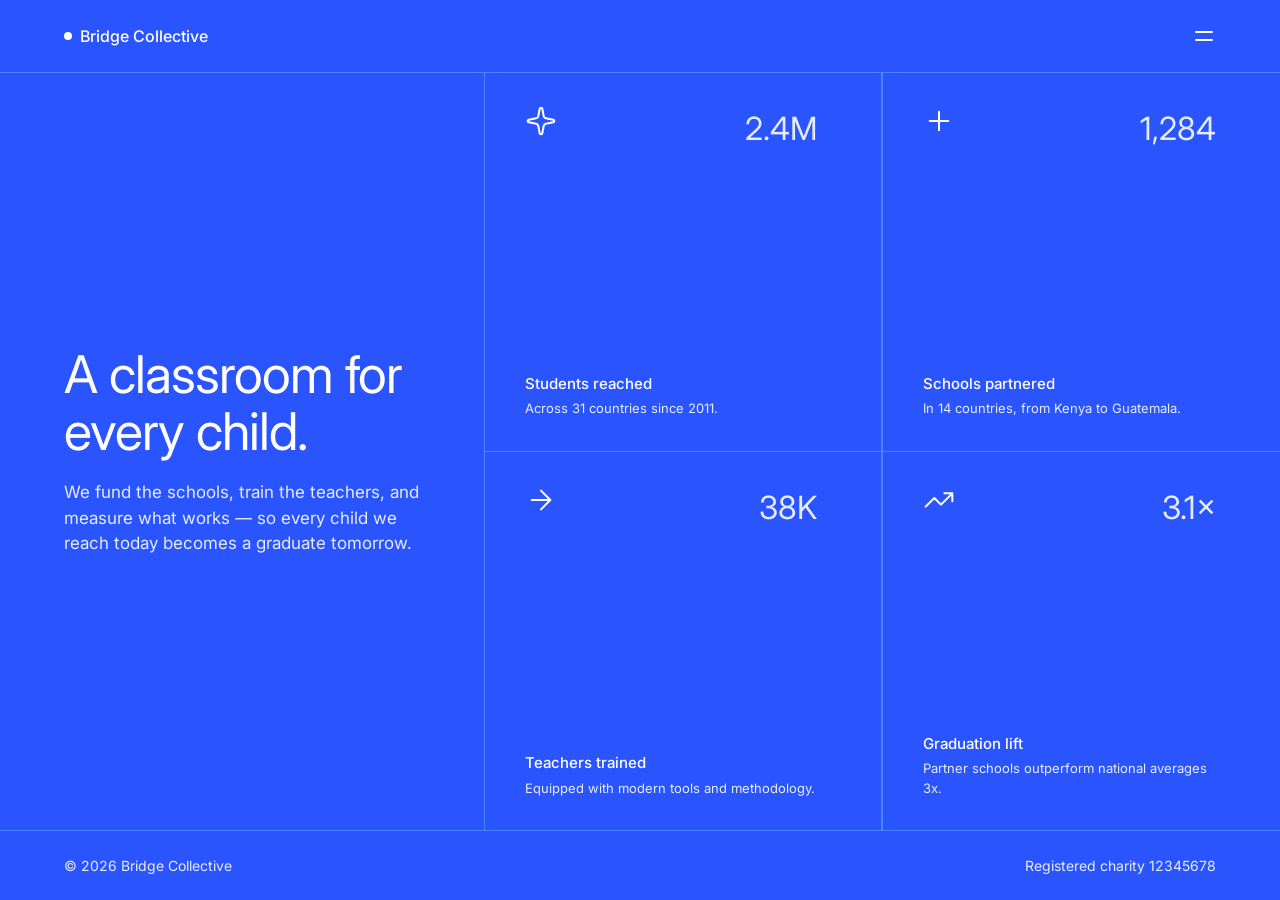
<file: grid-landing-page/index.html>
<!DOCTYPE html>
<html lang="en">
<head>
  <meta charset="UTF-8">
  <meta name="viewport" content="width=device-width, initial-scale=1.0"> <!-- displays site properly based on user's device -->

  <link rel="icon" type="image/png" sizes="32x32" href="./assets/images/favicon-32x32.png">

  <link rel="preconnect" href="https://fonts.googleapis.com">
  <link rel="preconnect" href="https://fonts.gstatic.com" crossorigin>
  <link href="https://fonts.googleapis.com/css2?family=Inter:wght@400;500&display=swap" rel="stylesheet">

  <link rel="stylesheet" href="style.css">

  <title>Frontend Mentor | Grid landing page</title>
</head>
<body>
  <header>
    <a href="#" class="logo">Bridge Collective</a>

    <button type="button" class="menu-btn" aria-expanded="false">
      <img src="./assets/images/icon-menu.svg" alt="Open menu">
    </button>

    <nav> 
      <ul>
        <li><a href="#">About</a></li>
        <li><a href="#">Our Work</a></li>
        <li><a href="#">Partners</a></li>
        <li><a href="#">Annual Report</a></li>
        <li><a href="#">Donate</a></li>
      </ul>
    </nav>
  </header>

  <div class="overlay"> </div>

  <main>
    <section class="hero">
      <h1>A classroom for every child.</h1>
      <p>We fund the schools, train the teachers, and measure what works — so every child we reach today becomes a graduate tomorrow.</p>
    </section>

    <section class="stats">
      <ul class="stats-grid"> 
        <li>
          <img src="./assets/images/icon-sparkle.svg" alt="">
          <p class="stat-number">2.4M</p>
          <h2>Students reached</h2>
          <p>Across 31 countries since 2011.</p>
        </li>

        <li>
          <img src="./assets/images/icon-plus.svg" alt="">
          <p class="stat-number">1,284</p>
          <h2>Schools partnered</h2>
          <p>In 14 countries, from Kenya to Guatemala.</p>
        </li>

        <li>
          <img src="./assets/images/icon-arrow-right.svg" alt="">
          <p class="stat-number">38K</p>
          <h2>Teachers trained</h2>
          <p>Equipped with modern tools and methodology.</p>
        </li>

        <li>
          <img src="./assets/images/icon-trending-up.svg" alt="">
          <p class="stat-number">3.1×</p>
          <h2>Graduation lift</h2>
          <p>Partner schools outperform national averages 3x.</p>
        </li>
      </ul>
    </section>
  </main>

  <footer>
    <p>© 2026 Bridge Collective</p>
    <p>Registered charity 12345678</p>
  </footer>

  <script src="script.js"></script>
  
</body>
</html>
</file>
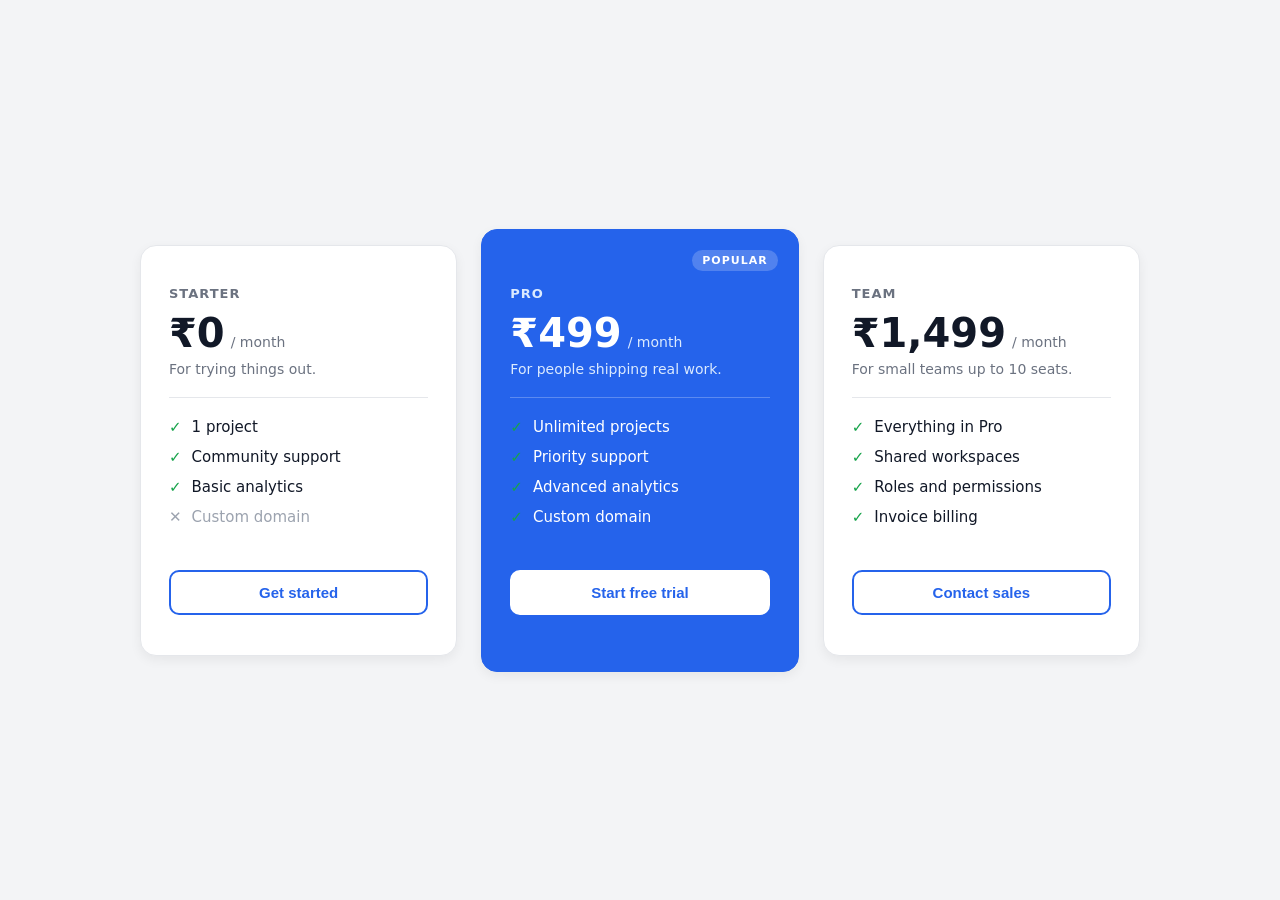
<file: pricing-table/index.html>
<!DOCTYPE html>
<html lang="en">
<head>
    <meta charset="UTF-8">
    <meta name="viewport" content="width=device-width, initial-scale=1.0">
    <link rel="stylesheet" href="style.css" />
    <title>Pricing Table</title>
</head>
<body>
    <main class="pricing-container">
    
    <article class="card">
      <p class="plan-name">STARTER</p>
      <div class="price-box">
        <span class="price">₹0</span>
        <span class="period">/ month</span>
      </div>
      <p class="description">For trying things out.</p>
      <hr class="divider" />
      <ul class="features">
        <li>1 project</li>
        <li>Community support</li>
        <li>Basic analytics</li>
        <li class="disabled">Custom domain</li>
      </ul>
      <button class="btn">Get started</button>
    </article>


    <article class="card card-popular">
      <span class="badge">POPULAR</span>
      <p class="plan-name">PRO</p>
      <div class="price-box">
        <span class="price">₹499</span>
        <span class="period">/ month</span>
      </div>
      <p class="description">For people shipping real work.</p>
      <hr class="divider" />
      <ul class="features">
        <li>Unlimited projects</li>
        <li>Priority support</li>
        <li>Advanced analytics</li>
        <li>Custom domain</li>
      </ul>
      <button class="btn">Start free trial</button>
    </article>


    <article class="card">
      <p class="plan-name">TEAM</p>
      <div class="price-box">
        <span class="price">₹1,499</span>
        <span class="period">/ month</span>
      </div>
      <p class="description">For small teams up to 10 seats.</p>
      <hr class="divider" />
      <ul class="features">
        <li>Everything in Pro</li>
        <li>Shared workspaces</li>
        <li>Roles and permissions</li>
        <li>Invoice billing</li>
      </ul>
      <button class="btn">Contact sales</button>
    </article>

  </main>
    
</body>
</html>
</file>
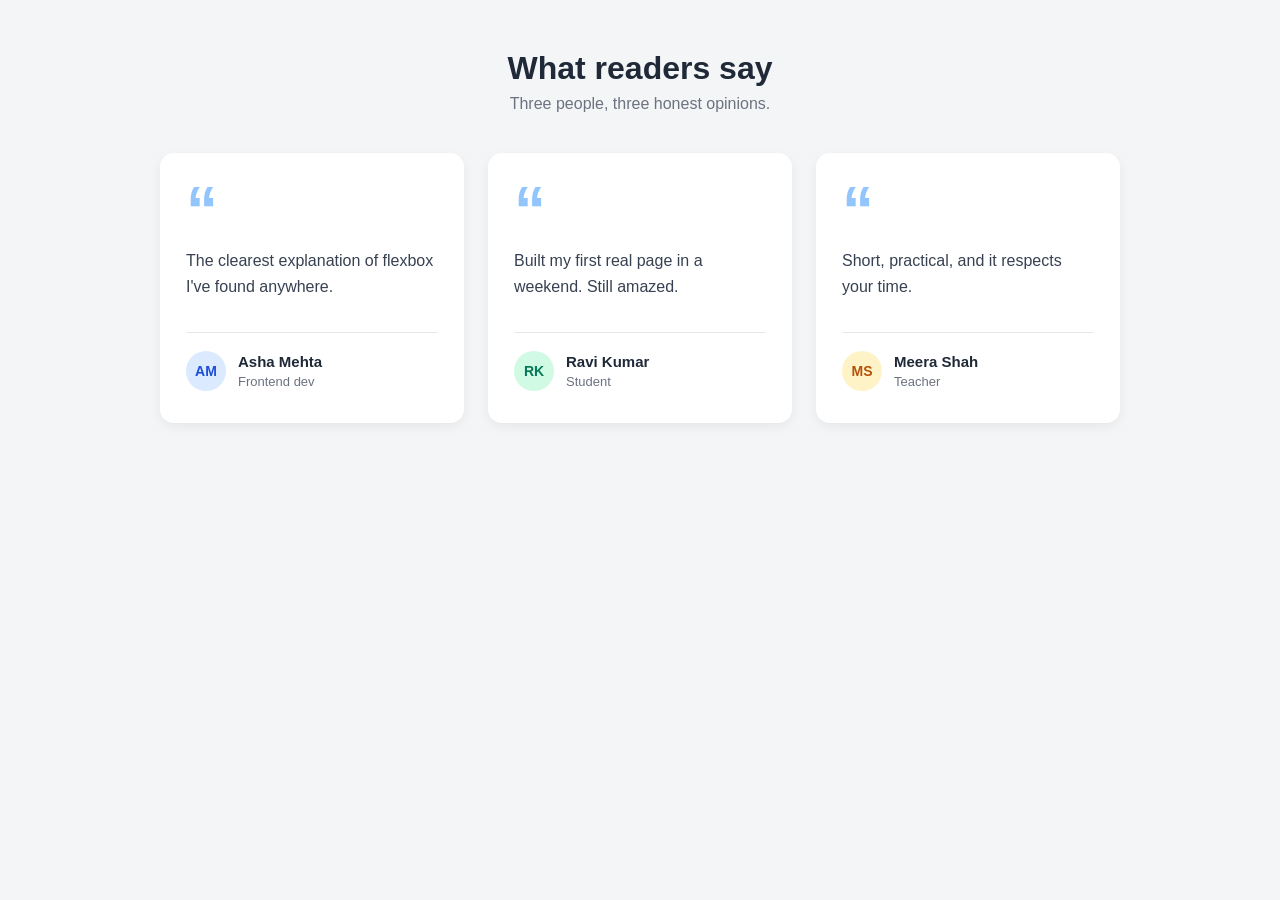
<file: testimonials/index.html>
<!DOCTYPE html>
<html lang="en">
<head>
  <meta charset="UTF-8">
  <meta name="viewport" content="width=device-width, initial-scale=1.0">
  <title>Testimonials</title>
  <link rel="stylesheet" href="style.css">
</head>
<body>

  <section class="container">
    <div class="header">
      <h1>What readers say</h1>
      <p>Three people, three honest opinions.</p>
    </div>

    <div class="grid">
      <div class="card">
        <p class="quote">The clearest explanation of flexbox I've found anywhere.</p>
        <div class="author">
          <div class="avatar blue">AM</div>
          <div class="info">
            <h3>Asha Mehta</h3>
            <span>Frontend dev</span>
          </div>
        </div>
      </div>

      <div class="card">
        <p class="quote">Built my first real page in a weekend. Still amazed.</p>
        <div class="author">
          <div class="avatar green">RK</div>
          <div class="info">
            <h3>Ravi Kumar</h3>
            <span>Student</span>
          </div>
        </div>
      </div>

      <div class="card">
        <p class="quote">Short, practical, and it respects your time.</p>
        <div class="author">
          <div class="avatar yellow">MS</div>
          <div class="info">
            <h3>Meera Shah</h3>
            <span>Teacher</span>
          </div>
        </div>
      </div>
    </div>
  </section>

</body>
</html>
</file>
<file: grid-landing-page/style.css>
*{
    box-sizing: border-box;
    margin: 0;
    padding: 0;
}

body{
    background-color:  hsl(228, 99%, 58%);
    color: hsl(0, 0%, 100%);
    font-family: 'Inter', sans-serif;
    font-weight: 400;
    font-size: 17px;
    line-height: 1.5;
    padding: 0;
}

img{
    display: block;
    max-width: 100%;
}

a{
    color:inherit;
    text-decoration: none;
}

ul{
    list-style: none;
}

header {
  display: flex;
  justify-content: space-between;
  align-items: center;
  padding: 1.5rem;
  border-bottom: 1px solid hsl(220, 100%, 64%);
  margin-bottom: 2.5rem;
  position: relative;
  z-index: 25;
  background-color: hsl(228, 99%, 58%);
}

.overlay {
  display: none;
  position: fixed;
  inset: 0; 
  background-color: hsla(0, 0%, 0%, 0.25); 
  z-index: 15; 
}

.overlay.is-open {
  display: block;
}

.menu-btn {
  background-color: transparent;
  border: none;
  cursor: pointer;
  position: relative;
  z-index: 30; 
}

nav.is-open {
  display: block;
  position: absolute;
  top: 100%;
  left: 0;
  width: 100%;
  background-color: hsl(228, 99%, 58%);
  border-bottom: 1px solid hsl(220, 100%, 64%);
  padding: 2.5rem 1.5rem 3rem;
  z-index: 20;
}

nav.is-open ul {
  display: flex;
  flex-direction: column;
  align-items: center; 
  gap: 1.25rem;
}

nav a {
  font-size: 1.125rem;
  font-weight: 400;
  padding-bottom: 2px;
  border-bottom: 1px solid transparent;
  transition: border-color 0.2s ease;
}

nav a:hover {
  border-bottom-color: hsl(0, 0%, 100%); 
}

.logo{
    font-weight: 500;
    font-size: 1rem;
    display: flex;
    align-items: center;
    gap: 0.5rem;
}

.logo::before{
    content: "";
    width: 8px;
    height: 8px;
    background-color: hsl(0, 0%, 100%);
    border-radius: 50%;
}

nav{
    display: none;
}

.hero{
    padding: 0 1.5rem;
    margin-bottom: 3rem;
}

.hero h1{
    font-size: 2.5rem;
    font-weight: 400;
    line-height: 1.1;
    letter-spacing: -0.02em;
    margin-bottom: 1.25rem;
}

.hero p{
    color:hsl(224, 100%, 95%) ;
    max-width: 34ch;
}

.stats-grid{
    display: grid;
    grid-template-columns: 1fr;
}

.stats-grid li{
    border-top: 1px solid hsl(220, 100%, 64%);
    padding: 1.5rem;
    display: grid;
    grid-template-columns: 1fr auto;
    row-gap: 0.25rem;
    align-items: center;
}

.stats-grid li p:first-of-type{
    font-size: 2rem;
    font-weight: 400;
    justify-self: end;
}

.stats-grid li h2,
.stats-grid li p:last-of-type{
    grid-column: 1/-1;
}

.stats-grid li h2{
    font-size: 15px;
    font-weight: 500;
    margin-top: 6rem;
}

.stats-grid li p{
    font-size: 13px;
    color: hsl(224, 100%, 95%);
}

footer {
  margin-top: 0;
  padding: 1.5rem;
  border-top: 1px solid hsl(220, 100%, 64%);
  font-size: 14px;
  color: hsl(224, 100%, 95%);
  display: flex;
  flex-direction: column;
  gap: 0.4rem;
}

/* Tablet Layout */
@media (min-width: 768px){
    body{
        padding: 0;
    }

    header{
        padding: 2.5rem 3rem 1.5rem;
        border-bottom: 1px solid hsl(220, 100%, 64%);
    }

    .stats-grid{
        grid-template-columns: repeat(2, 1fr);
        column-gap: 0;
    }

    .stats-grid li {
        padding: 2rem 1.5rem;
    }

    .stats-grid li h2{
        margin-top: 5rem;
    }

    .stats-grid li:nth-child(odd) {
    border-right: 1px solid hsl(220, 100%, 64%);
    }

    footer{
        padding: 1.5rem 3rem 2.5rem;
        flex-direction: row;
        justify-content: space-between;
        width: 100%;
    }
}

/* Desktop Layout */
@media (min-width: 1024px) {
  body {
    max-width: 1440px;
    margin: 0 auto;
    padding: 0; 
    min-height: 100vh;
    display: flex;
    flex-direction: column;
  }

  header {
    margin: 0;
    padding: 1.5rem 4rem; 
    border-bottom: 1px solid hsl(220, 100%, 64%);
    display: flex;
    justify-content: space-between;
    align-items: center;
  }

  nav.is-open {
    position: fixed;
    top: 0;
    right: 0;
    left: auto;
    width: calc(100% * 0.7 / 2.25); 
    height: 100vh;
    background-color: hsl(228, 99%, 58%);
    border-left: 1px solid hsl(220, 100%, 64%);
    border-bottom: none;
    padding: 6.5rem 4rem 2rem;
    z-index: 20;
  }

  
  nav.is-open::before {
    content: "";
    position: absolute;
    top: 4.5rem; 
    left: 0;
    width: 100%;
    height: 1px;
    background-color: hsl(220, 100%, 64%);
  }

  nav.is-open ul {
    align-items: flex-end;
    gap: 1.25rem;
  }
  
  main {
    flex: 1;
    display: grid;
    grid-template-columns: 0.85fr 1.4fr;
    column-gap: 0;
    align-items: stretch;
  }

  .hero {
    margin: 0;
    padding: 4rem 3rem 4rem 4rem; 
    display: flex;
    flex-direction: column;
    justify-content: center;
  }

  .hero h1 {
    font-size: 3.25rem;
    max-width: 11ch;
  }

  .stats {
    display: grid;
    height: 100%;
  }

  .stats-grid {
    width: 100%;
    height: 100%;
    grid-template-columns: repeat(2, 1fr);
    grid-template-rows: repeat(2, 1fr);
  }

  .stats-grid li {
    border-top: none;
    border-right: none;
    border-bottom: none;
    border-left: 1px solid hsl(220, 100%, 64%);
    padding: 2rem 4rem 2rem 2.5rem;
    grid-template-rows: 1fr auto auto;
    row-gap: 0.25rem;
  }

  .stats-grid li img,
  .stats-grid li p:first-of-type{
    align-self: start;
  }

  .stats-grid li h2 {
    margin-top: 0;
  }

  .stats-grid li:nth-child(1),
  .stats-grid li:nth-child(2) {
    border-bottom: 1px solid hsl(220, 100%, 64%);
  }

  footer {
    margin: 0;
    padding: 1.5rem 4rem;
    border-top: 1px solid hsl(220, 100%, 64%);
    flex-direction: row;
    justify-content: space-between;
    width: 100%;
  }
}
</file>
<file: pricing-table/style.css>
:root {
  --brand: #2563eb;
  --brand-dark: #1d4ed8;
  --card-radius: 16px;
}

* {
  box-sizing: border-box;
  margin: 0;
  padding: 0;
}

body {
  font-family: system-ui, -apple-system, sans-serif;
  background-color: #f3f4f6;
  color: #111827;
  min-height: 100vh;
  display: grid;
  justify-items: center;
  align-items: center;
  padding: 30px 20px;
}

.pricing-container {
  width: 100%;
  max-width: 1000px;
  display: grid;
  grid-template-columns: 1fr;
  gap: 24px;
}

@media (min-width: 768px) {
  .pricing-container {
    grid-template-columns: repeat(3, 1fr);
    align-items: stretch;
  }
}

.card {
  background-color: #ffffff;
  border: 1px solid #e5e7eb;
  border-radius: var(--card-radius);
  padding: 40px 28px;
  box-shadow: 0 4px 12px rgba(0, 0, 0, 0.06);
  display: flex;
  flex-direction: column;
  position: relative;
  transition: transform 0.2s ease, box-shadow 0.2s ease;
}

.card:hover {
  transform: translateY(-6px);
  box-shadow: 0 12px 24px rgba(0, 0, 0, 0.12);
}

.plan-name {
  font-size: 13px;
  font-weight: 700;
  letter-spacing: 1px;
  text-transform: uppercase;
  color: #6b7280;
  margin-bottom: 12px;
}

.price-box {
  display: flex;
  align-items: baseline;
  gap: 6px;
  margin-bottom: 8px;
}

.price {
  font-size: 40px;
  font-weight: 800;
  line-height: 1;
}

.period {
  font-size: 14px;
  color: #6b7280;
}

.description {
  font-size: 14px;
  color: #6b7280;
  margin-bottom: 20px;
}

.divider {
  border: none;
  border-top: 1px solid #e5e7eb;
  margin-bottom: 20px;
}

.features {
  list-style: none;
  padding-left: 0;
  margin-bottom: 44px;
  display: flex;
  flex-direction: column;
  gap: 12px;
  font-size: 15px;
}

.features li {
  display: flex;
  align-items: center;
  gap: 10px;
}

.features li::before {
  content: "✓";
  font-weight: 700;
  color: #16a34a;
}

.features li.disabled {
  color: #9ca3af;
}

.features li.disabled::before {
  content: "✕";
  color: #9ca3af;
}

.btn {
  margin-top: auto;
  width: 100%;
  padding: 12px 16px;
  border-radius: 10px;
  font-size: 15px;
  font-weight: 600;
  cursor: pointer;
  background-color: transparent;
  color: var(--brand);
  border: 2px solid var(--brand);
  transition: background-color 0.2s ease, color 0.2s ease;
}

.btn:hover {
  background-color: var(--brand);
  color: #ffffff;
}

.btn:focus-visible {
  outline: 3px solid var(--brand);
  outline-offset: 3px;
}

.card-popular {
  background-color: var(--brand);
  color: #ffffff;
  border-color: var(--brand);
}

@media (min-width: 768px) {
  .card-popular {
    padding-top: 56px;
    padding-bottom: 56px;
    margin-top: -16px;
    margin-bottom: -16px;
  }
  .card-popular:hover {
    transform: translateY(-6px);
  }
}

.card-popular .plan-name,
.card-popular .period,
.card-popular .description {
  color: #dbeafe;
}

.card-popular .divider {
  border-top-color: rgba(255, 255, 255, 0.25);
}

.card-popular .btn {
  background-color: #ffffff;
  color: var(--brand);
  border-color: #ffffff;
}

.card-popular .btn:hover {
  background-color: #eff6ff;
  color: var(--brand-dark);
}

.card-popular .btn:focus-visible {
  outline-color: #ffffff;
}

.badge {
  position: absolute;
  top: 20px;
  right: 20px;
  background-color: rgba(255, 255, 255, 0.2);
  color: #ffffff;
  font-size: 11px;
  font-weight: 700;
  letter-spacing: 1px;
  padding: 4px 10px;
  border-radius: 999px;
}
</file>
<file: testimonials/style.css>
* {
  box-sizing: border-box;
  margin: 0;
  padding: 0;
}

body {
  font-family: Arial, sans-serif;
  background-color: #f4f5f7;
  color: #1f2937;
  padding: 50px 20px;
}

.container {
  max-width: 960px;
  margin: 0 auto;
}

.header {
  text-align: center;
  margin-bottom: 40px;
}

.header h1 {
  font-size: 32px;
  margin-bottom: 8px;
}

.header p {
  color: #6b7280;
  font-size: 16px;
}

.grid {
  display: grid;
  grid-template-columns: 1fr;
  gap: 24px;
}

@media (min-width: 768px) {
  .grid {
    grid-template-columns: repeat(3, 1fr);
  }
}

.card {
  background-color: #ffffff;
  padding: 32px 26px;
  min-height: 270px;
  border-radius: 14px;
  box-shadow: 0 4px 12px rgba(0, 0, 0, 0.06);
  display: flex;
  flex-direction: column;
  justify-content: space-between;
  transition: transform 0.2s ease;
}

.card:hover {
  transform: translateY(-4px);
}

.quote::before {
  content: "“";
  display: block;
  font-size: 64px;
  font-weight: bold;
  line-height: 0.8;
  color: #93c5fd;
  margin-bottom: 12px;
}

.quote {
  font-size: 16px;
  line-height: 1.6;
  margin-bottom: 30px;
  color: #374151;
}

.author {
  display: flex;
  align-items: center;
  gap: 12px;
  padding-top: 18px;
  border-top: 1px solid #e5e7eb;
}

.avatar {
  width: 40px;
  height: 40px;
  border-radius: 50%;
  display: flex;
  align-items: center;
  justify-content: center;
  font-weight: bold;
  font-size: 14px;
}

.blue {
  background-color: #dbeafe;
  color: #1d4ed8;
}

.green {
  background-color: #d1fae5;
  color: #047857;
}

.yellow {
  background-color: #fef3c7;
  color: #b45309;
}

.info h3 {
  font-size: 15px;
  margin-bottom: 2px;
}

.info span {
  font-size: 13px;
  color: #6b7280;
}
</file>
